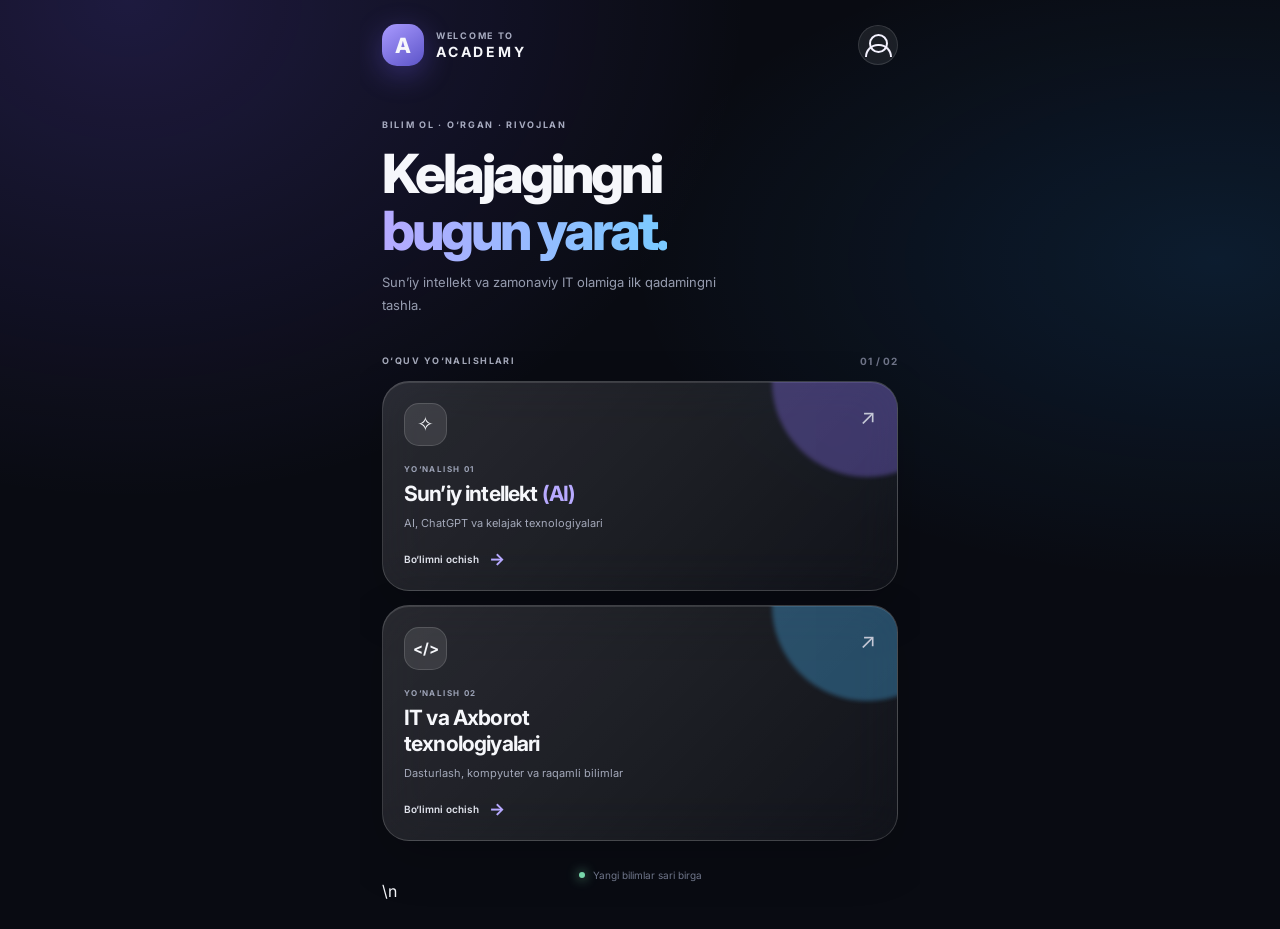
<file: index.html>
<!doctype html>
<html lang="uz">
<head>
  <meta charset="UTF-8" />
  <meta name="viewport" content="width=device-width, initial-scale=1, viewport-fit=cover" />
  <meta name="theme-color" content="#090b12" />
  <title>Academy — AI & IT</title>
  <link rel="stylesheet" href="styles.css" />
</head>
<body>
  <main class="app-shell">
    <header class="topbar">
      <div class="brand-mark">A</div>
      <div class="brand-copy">
        <span class="eyebrow">WELCOME TO</span>
        <strong>ACADEMY</strong>
      </div>
      <button class="profile-button" aria-label="Profil" title="Profil">♙</button>
    </header>

    <section id="homeScreen" class="screen screen-active">
      <div class="hero">
        <span class="eyebrow">BILIM OL · O‘RGAN · RIVOJLAN</span>
        <h1>Kelajagingni<br /><span>bugun yarat.</span></h1>
        <p>Sun’iy intellekt va zamonaviy IT olamiga ilk qadamingni tashla.</p>
      </div>

      <div class="section-heading">
        <span>O‘QUV YO‘NALISHLARI</span>
        <small>01 / 02</small>
      </div>

      <div class="course-grid">
        <button class="course-card ai-card" data-open="aiScreen">
          <span class="card-icon">✧</span>
          <span class="card-arrow">↗</span>
          <span class="card-label">YO‘NALISH 01</span>
          <strong>Sun’iy intellekt <em>(AI)</em></strong>
          <span class="card-description">AI, ChatGPT va kelajak texnologiyalari</span>
          <span class="card-cta">Bo‘limni ochish <b>→</b></span>
        </button>

        <button class="course-card it-card" data-open="itScreen">
          <span class="card-icon">&lt;/&gt;</span>
          <span class="card-arrow">↗</span>
          <span class="card-label">YO‘NALISH 02</span>
          <strong>IT va Axborot<br />texnologiyalari</strong>
          <span class="card-description">Dasturlash, kompyuter va raqamli bilimlar</span>
          <span class="card-cta">Bo‘limni ochish <b>→</b></span>
        </button>
      </div>
      <footer class="home-footer"><span class="pulse-dot"></span> Yangi bilimlar sari birga</footer>
    </section>


    <section id="profileScreen" class="screen detail-screen">
      <button class="back-button" data-back>‹ <span>Orqaga</span></button>
      <div class="profile-panel">
        <div class="profile-avatar" id="profileAvatar">U</div>
        <span class="eyebrow">SHAXSIY KABINET</span>
        <h2 id="profileName">Foydalanuvchi</h2>
        <p class="profile-id" id="profileId">Telegram ID: aniqlanmagan</p>
        <div class="profile-status">
          <span>Akademiya profili</span>
          <strong id="profileRole">O‘quvchi</strong>
        </div>
      </div>
      <button class="admin-edit-button" id="adminEditButton" hidden>
        <span class="admin-edit-icon">✎</span>
        <span><strong>Saytni tahrirlash</strong><small>Admin boshqaruv panelini ochish</small></span>
        <b>→</b>
      </button>
    </section>
\n    <section id="aiScreen" class="screen detail-screen">
      <button class="back-button" data-back>‹ <span>Orqaga</span></button>
      <div class="detail-hero ai-detail">
        <span class="detail-symbol">✧</span>
        <span class="eyebrow">YO‘NALISH 01</span>
        <h2>Sun’iy intellekt <span>(AI)</span></h2>
        <p>Sun’iy intellekt vositalari va ulardan samarali foydalanishni o‘rganing.</p>
      </div>
      <div class="empty-state">
        <div class="empty-icon">✦</div>
        <strong>Darslar tez orada</strong>
        <p>Bu bo‘limga AI bo‘yicha darsliklar joylashtiriladi.</p>
      </div>
    </section>

    <section id="itScreen" class="screen detail-screen">
      <button class="back-button" data-back>‹ <span>Orqaga</span></button>
      <div class="detail-hero it-detail">
        <span class="detail-symbol">&lt;/&gt;</span>
        <span class="eyebrow">YO‘NALISH 02</span>
        <h2>IT va Axborot texnologiyalari</h2>
        <p>Dasturlash va zamonaviy texnologiyalar bo‘yicha video darsliklar.</p>
      </div>
      <div class="section-heading"><span>VIDEO DARSLIKLAR</span><small>0 ta dars</small></div>
      <div class="empty-state">
        <div class="empty-icon">▶</div>
        <strong>Hozircha darslar yo‘q</strong>
        <p>Admin yangi video darsliklarni joylashtirganda ular shu yerda ko‘rinadi.</p>
      </div>
    </section>
  </main>
  <div class="toast" id="toast" role="status"></div>
  <script src="https://telegram.org/js/telegram-web-app.js"></script>
  <script src="app.js"></script>
</body>
</html>
</file>
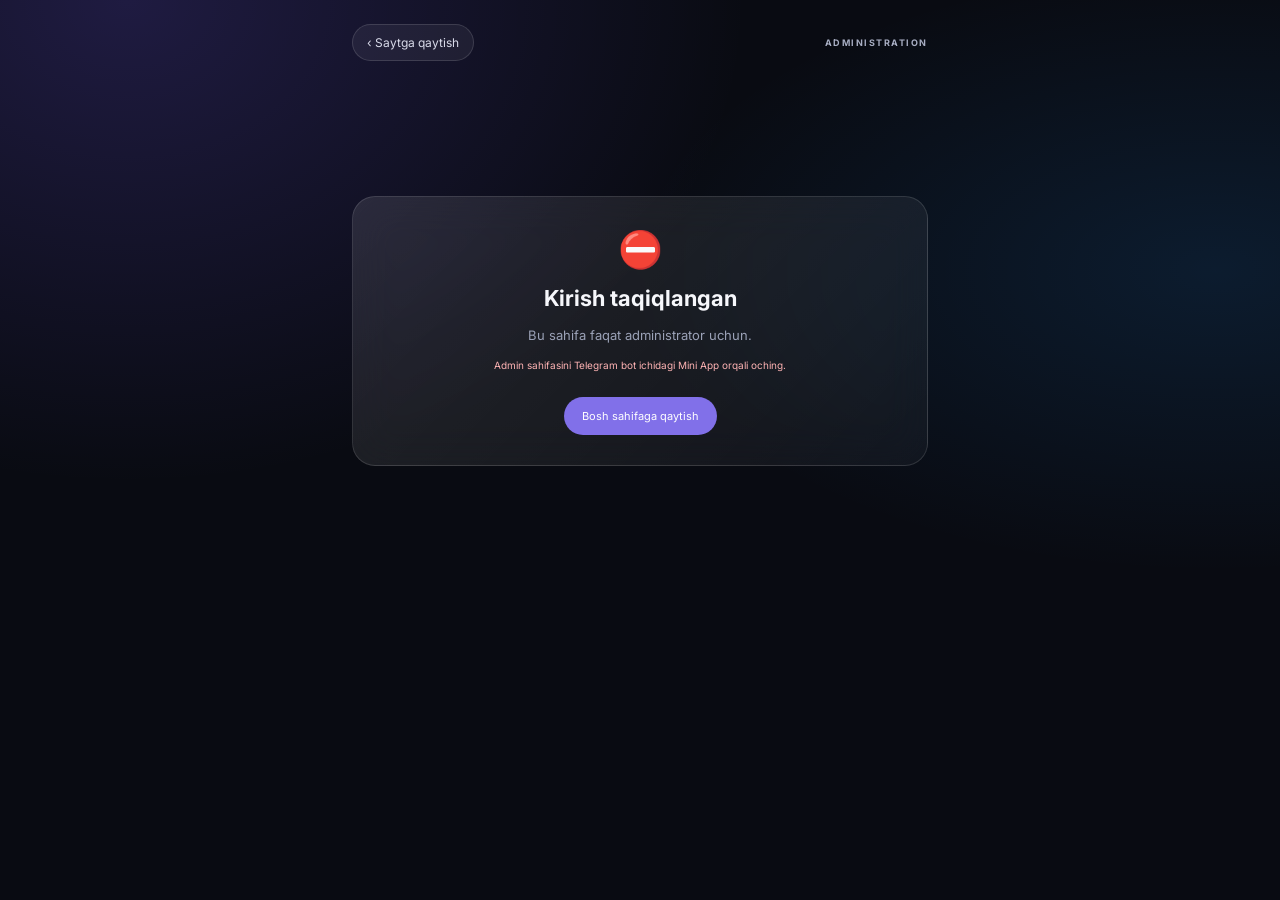
<file: admin.html>
<!doctype html>
<html lang="uz">
<head>
  <meta charset="UTF-8" />
  <meta name="viewport" content="width=device-width, initial-scale=1, viewport-fit=cover" />
  <meta name="theme-color" content="#090b12" />
  <title>Academy — Admin panel</title>
  <link rel="stylesheet" href="admin.css" />
  <script src="https://telegram.org/js/telegram-web-app.js"></script>
</head>
<body>
  <main class="admin-shell">
    <header class="header">
      <a class="back" href="index.html">‹ Saytga qaytish</a>
      <span class="tag">ADMINISTRATION</span>
    </header>

    <section id="checking" class="state-card">
      <div class="loader"></div>
      <h1>Tekshirilmoqda...</h1>
      <p>Telegram profilingiz tekshirilmoqda.</p>
    </section>

    <section id="denied" class="state-card hidden">
      <div class="state-icon">⛔</div>
      <h1>Kirish taqiqlangan</h1>
      <p>Bu sahifa faqat administrator uchun.</p>
      <small id="deniedReason"></small>
      <a class="primary-link" href="index.html">Bosh sahifaga qaytish</a>
    </section>

    <section id="adminPanel" class="hidden">
      <div class="welcome">
        <span class="eyebrow">ACADEMY CONTROL CENTER</span>
        <h1>Admin panel</h1>
        <p>Platformadagi o‘quvchilar va darsliklarni boshqarish.</p>
      </div>

      <div class="admin-id">
        <span>Administrator Telegram ID</span>
        <strong id="adminId">6649277063</strong>
        <span class="verified">● Admin ruxsati tasdiqlandi</span>
      </div>

      <div class="section-title">BOSHQARUV</div>
      <div class="action-grid">
        <article class="action-card">
          <div class="action-icon purple">♙</div>
          <h2>O‘quvchilar</h2>
          <p>Yangi o‘quvchilarni tasdiqlash va ruxsatlarini boshqarish.</p>
          <span class="coming">Backend ulangach ishlaydi</span>
        </article>
        <article class="action-card">
          <div class="action-icon blue">▶</div>
          <h2>Video darslar</h2>
          <p>IT va AI kurslariga yangi video darsliklar qo‘shish.</p>
          <span class="coming">Backend ulangach ishlaydi</span>
        </article>
      </div>

      <div class="notice">
        <strong>Himoya haqida</strong>
        <p>Bu sahifadagi ID tekshiruvi hozircha interfeys darajasida. Haqiqiy xavfsizlik uchun Telegram <code>initData</code> serverda tekshirilishi va admin amallari server orqali bajarilishi shart. Faqat brauzerdagi ID tekshiruvi yetarli emas.</p>
      </div>
    </section>
  </main>
  <script src="admin.js"></script>
</body>
</html>
</file>
<file: styles.css>
@import url('https://fonts.googleapis.com/css2?family=Inter:wght@400;500;600;700;800&display=swap');

:root {
  color-scheme: dark;
  --bg: #090b12;
  --text: #f6f7fb;
  --muted: #969caf;
  --line: rgba(255,255,255,.12);
  --glass: rgba(255,255,255,.075);
}
* { box-sizing: border-box; }
html { min-height: 100%; background: var(--bg); }
body {
  margin: 0; min-height: 100vh; color: var(--text);
  font-family: Inter, -apple-system, BlinkMacSystemFont, "Segoe UI", sans-serif;
  background:
    radial-gradient(ellipse at 10% 0%, rgba(119,91,255,.19), transparent 38%),
    radial-gradient(ellipse at 95% 28%, rgba(34,151,255,.12), transparent 34%), var(--bg);
}
button { font: inherit; color: inherit; }
.app-shell { width: min(100%, 560px); min-height: 100vh; margin: 0 auto; padding: max(24px, env(safe-area-inset-top)) 22px max(28px, env(safe-area-inset-bottom)); overflow: hidden; }
.topbar { display:flex; align-items:center; gap:12px; margin-bottom:46px; }
.brand-mark { width:42px;height:42px;border-radius:15px;display:grid;place-items:center;font-weight:800;font-size:21px;background:linear-gradient(145deg,#a99aff,#5c54c8);box-shadow:0 8px 30px #7764ff55; }
.brand-copy { display:flex; flex-direction:column; gap:2px; letter-spacing:.13em; }
.brand-copy strong { font-size:14px; letter-spacing:.2em; }
.eyebrow { color:#a7abc0;font-size:9px;font-weight:700;letter-spacing:.19em; }
.profile-button { margin-left:auto;width:40px;height:40px;border-radius:50%;border:1px solid var(--line);background:var(--glass);backdrop-filter:blur(20px);font-size:20px; }
.hero { margin:0 0 39px; animation:rise .7s both; }
.hero h1 { margin:13px 0 12px;font-size:clamp(37px,10vw,54px);line-height:1.06;letter-spacing:-.055em;font-weight:800; }
.hero h1 span { background:linear-gradient(90deg,#b6a9ff,#79caff);-webkit-background-clip:text;background-clip:text;color:transparent; }
.hero p,.detail-hero p { max-width:370px;color:var(--muted);font-size:13px;line-height:1.7;margin:0; }
.section-heading { display:flex;justify-content:space-between;align-items:center;margin-bottom:14px;color:#a5a9ba;font-size:9px;font-weight:700;letter-spacing:.16em; }
.section-heading small { color:#6f7488;font-size:10px;letter-spacing:.08em; }
.course-grid { display:grid;gap:14px; }
.course-card {
  position:relative;text-align:left;display:flex;flex-direction:column;align-items:flex-start;
  min-height:206px;padding:21px;border-radius:27px;border:1px solid rgba(255,255,255,.17);
  background:linear-gradient(135deg,rgba(255,255,255,.13),rgba(255,255,255,.035));
  backdrop-filter:blur(24px);-webkit-backdrop-filter:blur(24px);
  box-shadow:inset 0 1px 0 rgba(255,255,255,.12),0 18px 50px rgba(0,0,0,.18);
  overflow:hidden;cursor:pointer;transition:transform .28s cubic-bezier(.2,.8,.2,1),border-color .28s,background .28s;
  animation:rise .7s both;
}
.course-card:nth-child(2) { animation-delay:.1s; }
.course-card::before { content:"";position:absolute;width:190px;height:190px;border-radius:50%;right:-65px;top:-95px;filter:blur(2px);opacity:.32;pointer-events:none; }
.ai-card::before { background:#9277ff; }
.it-card::before { background:#4cbcff; }
.course-card:active { transform:scale(.965); }
.course-card:hover { border-color:rgba(255,255,255,.32); }
.card-icon { display:grid;place-items:center;width:43px;height:43px;border-radius:15px;background:rgba(255,255,255,.1);border:1px solid rgba(255,255,255,.14);font-size:20px;margin-bottom:18px; }
.it-card .card-icon { font-size:15px;font-weight:700; }
.card-arrow { position:absolute;right:21px;top:22px;color:#c4c7d5;font-size:21px; }
.card-label { color:#9da3b7;font-size:8px;letter-spacing:.17em;font-weight:700;margin-bottom:7px; }
.course-card strong { font-size:21px;line-height:1.2;letter-spacing:-.04em;max-width:310px; }
.course-card strong em { color:#b8aaff;font-style:normal; }
.card-description { color:#a4a9ba;font-size:11px;margin-top:9px;line-height:1.5; }
.card-cta { display:flex;align-items:center;gap:10px;margin-top:18px;color:#e2e4ed;font-size:10px;font-weight:600; }
.card-cta b { color:#b7a9ff;font-size:17px; }
.home-footer { display:flex;align-items:center;justify-content:center;gap:8px;color:#747b90;font-size:10px;margin-top:28px; }
.pulse-dot { width:6px;height:6px;border-radius:50%;background:#7de0b2;box-shadow:0 0 12px #7de0b2; }
.screen { display:none; }
.screen-active { display:block; }
.detail-screen { animation:pageIn .48s cubic-bezier(.2,.8,.2,1) both; }
.back-button { border:1px solid var(--line);background:var(--glass);backdrop-filter:blur(18px);border-radius:999px;padding:9px 15px 9px 12px;color:#e9eaf2;font-size:21px;display:flex;align-items:center;gap:7px;cursor:pointer;margin:0 0 25px; }
.back-button span { font-size:11px; }
.detail-hero { border-radius:27px;padding:24px 22px 26px;border:1px solid var(--line);background:linear-gradient(135deg,rgba(255,255,255,.12),rgba(255,255,255,.035));position:relative;overflow:hidden;margin-bottom:28px; }
.detail-symbol { display:grid;place-items:center;width:48px;height:48px;border-radius:16px;background:rgba(255,255,255,.1);font-size:23px;margin-bottom:22px; }
.detail-hero h2 { font-size:29px;line-height:1.12;letter-spacing:-.05em;margin:9px 0 10px; }
.detail-hero h2 span { color:#b7a9ff; }
.it-detail .detail-symbol { color:#82d1ff; }
.empty-state { text-align:center;padding:35px 20px;border:1px dashed rgba(255,255,255,.15);border-radius:22px;background:rgba(255,255,255,.025); }
.empty-icon { width:48px;height:48px;border-radius:16px;margin:0 auto 14px;display:grid;place-items:center;background:rgba(255,255,255,.08);color:#b9adff;font-size:20px; }
.empty-state strong { font-size:14px; }
.empty-state p { color:var(--muted);font-size:11px;line-height:1.6;max-width:270px;margin:8px auto 0; }
.toast { position:fixed;bottom:25px;left:50%;transform:translate(-50%,20px);opacity:0;pointer-events:none;background:#272b3b;border:1px solid var(--line);border-radius:99px;padding:11px 16px;font-size:11px;transition:.25s;white-space:nowrap; }
.toast.show { opacity:1;transform:translate(-50%,0); }
@keyframes rise { from { opacity:0;transform:translateY(18px); } to { opacity:1;transform:translateY(0); } }
@keyframes pageIn { from { opacity:0;transform:translateX(22px) scale(.985);filter:blur(5px); } to { opacity:1;transform:translateX(0) scale(1);filter:blur(0); } }
@media (prefers-reduced-motion:reduce) { *,*::before,*::after { animation-duration:.01ms!important;transition-duration:.01ms!important; } }


/* Profil sahifasi va faqat admin ko‘radigan tahrirlash tugmasi */
.profile-button { font-size:0; display:grid; place-items:center; }
.profile-button::before { content:""; width:15px; height:15px; border:2px solid #f4f2ff; border-radius:50%; position:absolute; top:8px; }
.profile-button::after { content:""; width:23px; height:11px; border:2px solid #f4f2ff; border-bottom:0; border-radius:14px 14px 0 0; position:absolute; bottom:7px; }
.profile-button { position:relative; }
.profile-panel {
  padding:28px 22px; border:1px solid var(--line); border-radius:27px;
  background:linear-gradient(145deg,rgba(255,255,255,.11),rgba(255,255,255,.035));
  box-shadow:0 18px 50px rgba(0,0,0,.18); text-align:center;
}
.profile-avatar {
  width:76px;height:76px;margin:0 auto 18px;border-radius:50%;display:grid;place-items:center;
  background:linear-gradient(145deg,#a99aff,#5c54c8);font-size:30px;font-weight:800;
  box-shadow:0 8px 30px #7764ff44;
}
.profile-panel h2 { margin:9px 0 7px;font-size:23px;letter-spacing:-.04em; }
.profile-id { color:var(--muted);font-size:11px;margin:0; }
.profile-status {
  margin-top:24px;padding:15px 16px;border-radius:16px;background:rgba(255,255,255,.055);
  display:flex;justify-content:space-between;align-items:center;font-size:11px;color:#a7adbf;
}
.profile-status strong { color:#b8aaff; }
.admin-edit-button {
  width:100%;margin-top:18px;padding:17px;border-radius:19px;border:1px solid rgba(139,119,255,.38);
  background:linear-gradient(110deg,rgba(99,82,220,.28),rgba(255,255,255,.06));
  display:flex;align-items:center;gap:13px;text-align:left;cursor:pointer;
}
.admin-edit-button[hidden] { display:none; }
.admin-edit-icon {
  width:43px;height:43px;display:grid;place-items:center;border-radius:14px;
  background:rgba(128,109,255,.2);color:#c2b7ff;font-size:23px;
}
.admin-edit-button span:nth-child(2) { display:flex;flex-direction:column;gap:5px;flex:1; }
.admin-edit-button strong { font-size:13px; }
.admin-edit-button small { font-size:10px;color:var(--muted); }
.admin-edit-button b { color:#b8aaff;font-size:20px; }
</file>
<file: admin.css>
@import url('https://fonts.googleapis.com/css2?family=Inter:wght@400;500;600;700;800&display=swap');
:root{color-scheme:dark;--muted:#9ba2b7;--line:rgba(255,255,255,.13)}
*{box-sizing:border-box}
body{margin:0;min-height:100vh;background:radial-gradient(ellipse at 10% 0%,rgba(119,91,255,.2),transparent 38%),radial-gradient(ellipse at 95% 30%,rgba(34,151,255,.12),transparent 34%),#090b12;color:#f6f7fb;font-family:Inter,-apple-system,BlinkMacSystemFont,"Segoe UI",sans-serif}
.admin-shell{width:min(100%,620px);margin:auto;padding:max(24px,env(safe-area-inset-top)) 22px 40px}
.header{display:flex;align-items:center;justify-content:space-between;margin-bottom:48px}
.back{color:#d9dbea;text-decoration:none;font-size:12px;border:1px solid var(--line);background:rgba(255,255,255,.06);padding:10px 14px;border-radius:30px}
.tag,.eyebrow,.section-title{font-size:9px;letter-spacing:.17em;color:#a8aec3;font-weight:700}
.welcome{margin-bottom:25px}
.welcome h1{font-size:42px;letter-spacing:-.06em;margin:12px 0 8px}
.welcome p,.state-card p{font-size:13px;line-height:1.7;color:var(--muted)}
.admin-id,.action-card,.notice,.state-card{border:1px solid var(--line);background:linear-gradient(135deg,rgba(255,255,255,.105),rgba(255,255,255,.035));backdrop-filter:blur(22px);border-radius:23px;padding:20px}
.admin-id{display:grid;gap:8px;margin-bottom:32px}
.admin-id span:first-child{font-size:10px;color:var(--muted)}
.admin-id strong{font-size:23px;letter-spacing:.04em}
.verified{font-size:10px;color:#7ee0b0}
.section-title{margin-bottom:13px}
.action-grid{display:grid;grid-template-columns:1fr 1fr;gap:12px}
.action-card{padding:17px;min-height:200px}
.action-icon{width:42px;height:42px;border-radius:14px;display:grid;place-items:center;font-size:21px;margin-bottom:17px;background:#8c72ff22}
.action-icon.blue{background:#4dbdff22;color:#80d1ff}
.action-icon.purple{color:#c1b3ff}
.action-card h2{font-size:15px;margin:0 0 8px}
.action-card p,.notice p{font-size:11px;line-height:1.6;color:var(--muted)}
.coming{display:inline-block;margin-top:7px;color:#c5b9ff;font-size:9px}
.notice{margin-top:18px}
.notice strong{font-size:12px}
.notice p{margin-bottom:0}
code{color:#c7baff}
.state-card{text-align:center;margin-top:15vh;padding:30px 22px}
.state-card h1{font-size:22px;margin:14px 0 8px}
.state-card small{display:block;color:#ffb4b4;font-size:10px;margin:12px 0}
.state-icon{font-size:36px}
.loader{width:28px;height:28px;border:2px solid #ffffff30;border-top-color:#b9aaff;border-radius:50%;margin:auto;animation:spin .8s linear infinite}
.primary-link{display:inline-block;margin-top:14px;padding:12px 18px;border-radius:30px;background:#8170e9;color:white;text-decoration:none;font-size:11px}
.hidden{display:none!important}
@keyframes spin{to{transform:rotate(360deg)}}
@media(max-width:390px){.action-grid{grid-template-columns:1fr}.action-card{min-height:auto}}


.backend-list { display:grid; gap:10px; margin:12px 0 24px; }
.backend-row { display:flex; justify-content:space-between; align-items:center; gap:12px; padding:14px; border:1px solid rgba(255,255,255,.1); border-radius:15px; background:rgba(255,255,255,.04); }
.backend-row div:first-child { min-width:0; display:grid; gap:5px; }
.backend-row small,.backend-note { color:#929bb0; font-size:11px; overflow-wrap:anywhere; }
.backend-actions { display:flex; gap:6px; flex-wrap:wrap; justify-content:flex-end; }
.backend-row button,.backend-form button { border:1px solid rgba(153,135,255,.35); background:#29245c; color:#fff; padding:9px 11px; border-radius:10px; font-size:11px; }
.backend-form { display:grid; gap:10px; margin:12px 0 18px; }
.backend-form input,.backend-form select { width:100%; padding:13px; border:1px solid rgba(255,255,255,.13); border-radius:12px; color:#fff; background:#171d2d; }
.backend-form select option { color:#111; }
</file>
